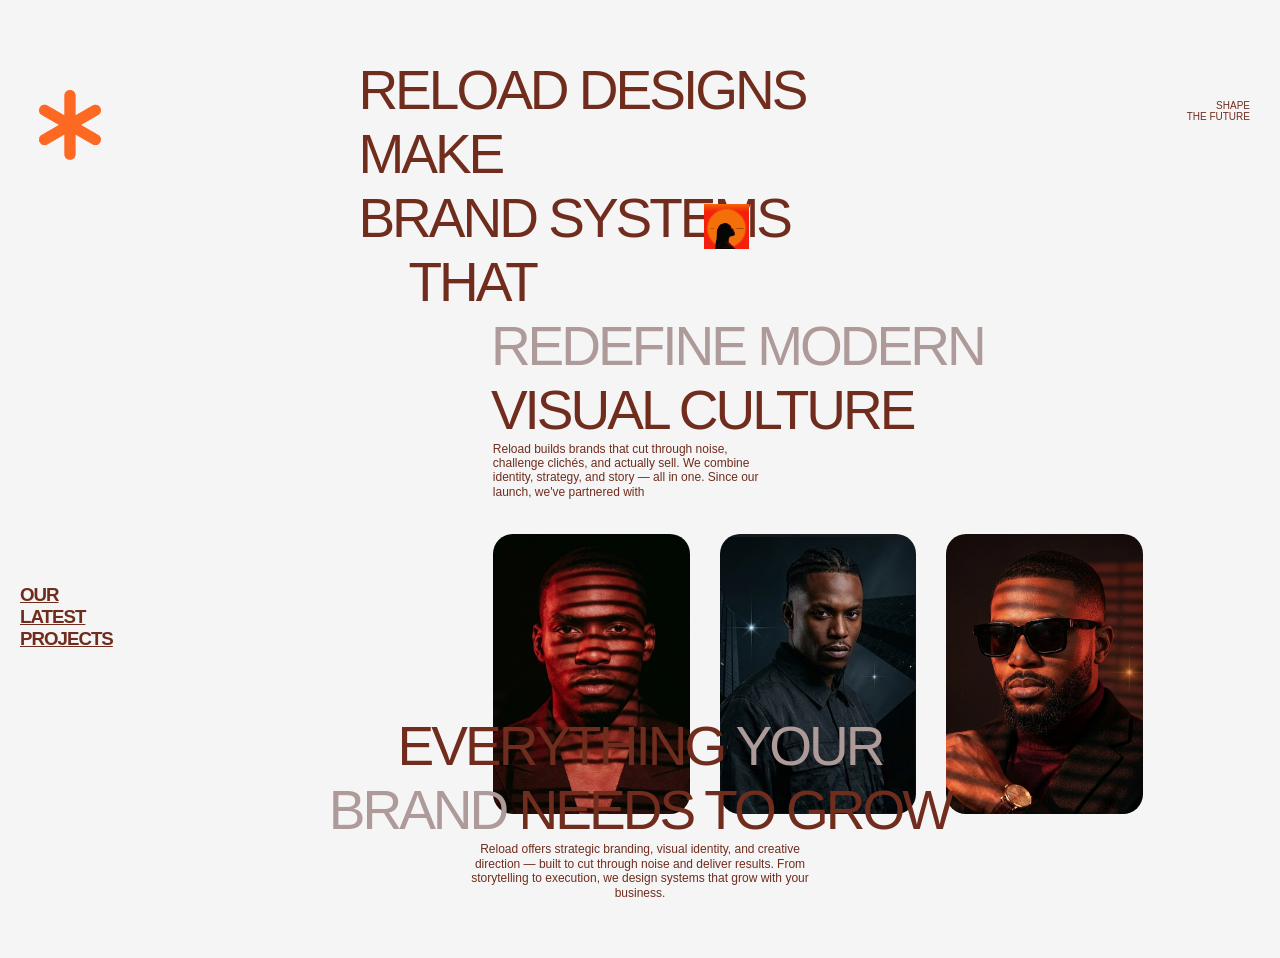
<file: 2.1/index.html>
<!doctype html>
<html lang="en">
  <head>
    <meta charset="UTF-8" />
    <meta name="viewport" content="width=device-width, initial-scale=1.0" />
    <title>Document</title>
    <link rel="stylesheet" href="style.css" />
  </head>
  <body>
    <div class="container">
      <div class="container1">
        <h1 class="head">
          reload designs make <br />brand systems
          <span class="that head">that</span>
        </h1>
        <img id="txt-img" src="./image.jpg" alt="image" />
      </div>
      <div class="container2">
        <h1 class="head gray">REDEFINE MODERN</h1>
        <h1 class="head">Visual Culture</h1>
      </div>
    </div>

    <div class="pbox">
      <p class="desc">
        Reload builds brands that cut through noise,<br />
        challenge clichés, and actually sell. We combine <br />
        identity, strategy, and story — all in one. Since our <br />
        launch, we've partnered with
      </p>

      <div class="frames">
        <div class="frame1 frame"></div>
        <div class="frame2 frame"></div>
        <div class="frame3 frame"></div>
      </div>
    </div>

    <div class="foot">
      <h1 class="head">
        everything <span class="head gray">your</span> <br />
        <span class="gray head">brand</span> needs to grow
      </h1>
      
      <p class="desc">
        Reload offers strategic branding, visual identity, and creative
        direction — built to cut through noise and deliver results. From
        storytelling to execution, we design systems that grow with your
        business.
      </p>
    </div>

    <!-- EXTRA -->
    <img class="star" src="./asterisk.png" alt="" />
    <p class="extrap">shape <br />the future</p>
    <h3 class="extrau">
      our <br />
      latest <br />
      projects
    </h3>
  </body>
</html>
</file>
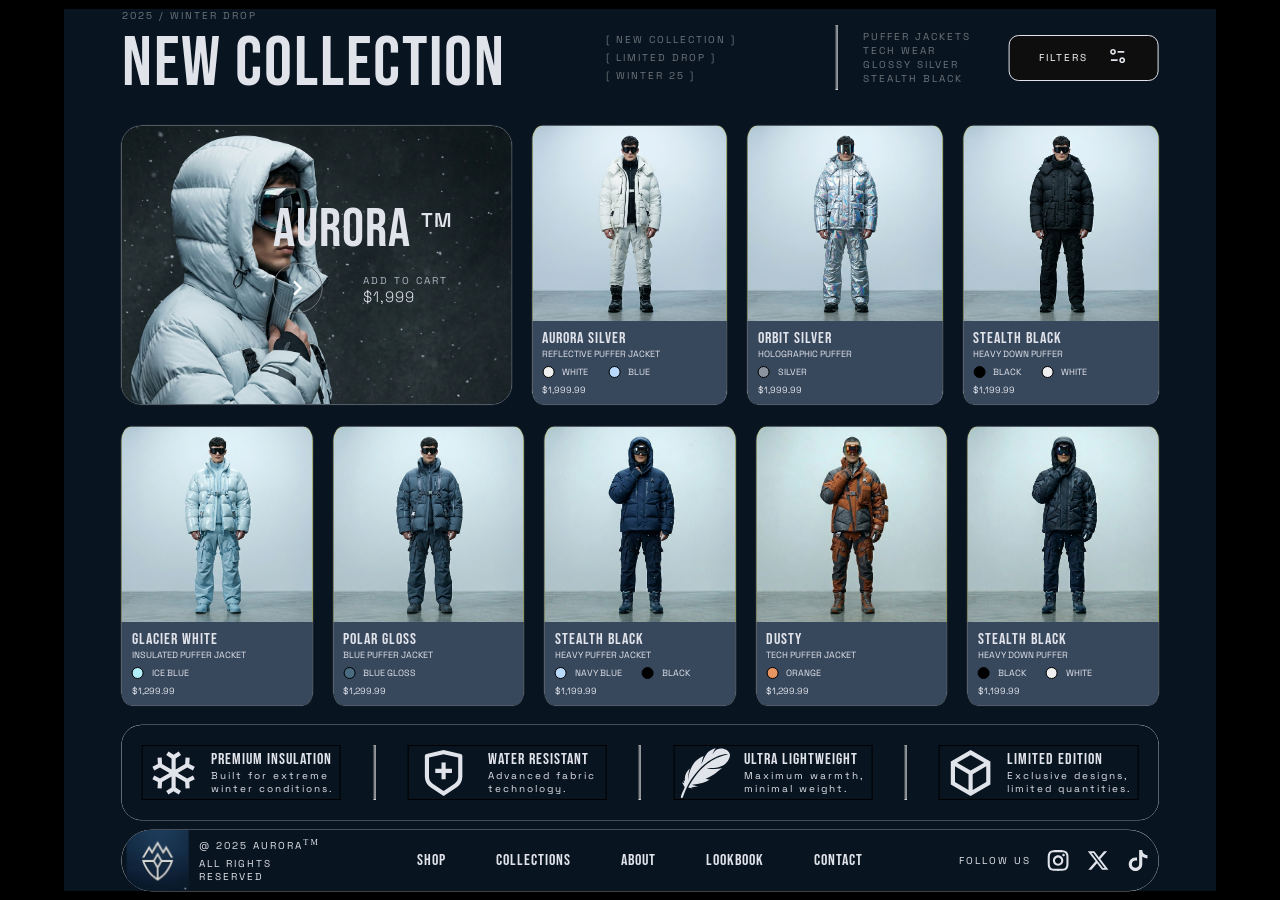
<file: 2.3/index.html>
<!doctype html>
<html lang="en">
  <head>
    <meta charset="UTF-8" />
    <meta name="viewport" content="width=device-width, initial-scale=1.0" />
    <title>Document</title>
    <link rel="preconnect" href="https://fonts.googleapis.com" />
    <link rel="preconnect" href="https://fonts.gstatic.com" crossorigin />
    <link
      href="https://fonts.googleapis.com/css2?family=Bebas+Neue&family=DM+Sans:ital,opsz,wght@0,9..40,100..1000;1,9..40,100..1000&family=Inter:ital,opsz,wght@0,14..32,100..900;1,14..32,100..900&family=Montserrat:ital,wght@0,100..900;1,100..900&family=Roboto:ital,wght@0,100..900;1,100..900&family=Space+Grotesk:wght@300..700&display=swap"
      rel="stylesheet"
    />
    <link rel="stylesheet" href="style.css" />
  </head>
  <body>
    <header>
      <div class="container">
        <div class="left-head">
          <div class="head">
            <p>2025 / WINTER DROP</p>
            <h1>NEW COLLECTION</h1>
          </div>

          <div class="mid">
            <div class="left-det">
              <p>[ NEW COLLECTION ]</p>
              <p>[ LIMITED DROP ]</p>
              <p>[ WINTER 25 ]</p>
            </div>

            <div class="right-det">
              <hr />
              <div class="r-det">
                <p>PUFFER JACKETS</p>
                <p>TECH WEAR</p>
                <p>GLOSSY SILVER</p>
                <p>STEALTH BLACK</p>
              </div>
            </div>
          </div>
        </div>
        <!-- <hr /> -->
        <div class="right-head">
          <button>
            <p>FILTERS</p>
            <div>
              <svg
                height="20px"
                xmlns="http://www.w3.org/2000/svg"
                viewBox="0 0 24 24"
                fill="currentColor"
              >
                <path
                  d="M5 7C5 6.17157 5.67157 5.5 6.5 5.5C7.32843 5.5 8 6.17157 8 7C8 7.82843 7.32843 8.5 6.5 8.5C5.67157 8.5 5 7.82843 5 7ZM6.5 3.5C4.567 3.5 3 5.067 3 7C3 8.933 4.567 10.5 6.5 10.5C8.433 10.5 10 8.933 10 7C10 5.067 8.433 3.5 6.5 3.5ZM12 8H20V6H12V8ZM16 17C16 16.1716 16.6716 15.5 17.5 15.5C18.3284 15.5 19 16.1716 19 17C19 17.8284 18.3284 18.5 17.5 18.5C16.6716 18.5 16 17.8284 16 17ZM17.5 13.5C15.567 13.5 14 15.067 14 17C14 18.933 15.567 20.5 17.5 20.5C19.433 20.5 21 18.933 21 17C21 15.067 19.433 13.5 17.5 13.5ZM4 16V18H12V16H4Z"
                ></path>
              </svg>
            </div>
          </button>
        </div>
      </div>
    </header>

    <!-- MAIN -->
    <main>
      <div class="top">
        <div class="big">
          <div class="det">
            <div class="top-det">
              <h2>AURORA <sup>TM</sup></h2>
            </div>

            <div class="below-det">
              <div class="arrow">
                <svg
                  xmlns="http://www.w3.org/2000/svg"
                  viewBox="0 0 24 24"
                  fill="currentColor"
                >
                  <path
                    d="M13.1717 12.0007L8.22192 7.05093L9.63614 5.63672L16.0001 12.0007L9.63614 18.3646L8.22192 16.9504L13.1717 12.0007Z"
                  ></path>
                </svg>
              </div>
              <div class="cart">
                <p>ADD TO CART</p>
                <h2>$1,999</h2>
              </div>
            </div>
          </div>
        </div>

        <div class="item item1">
          <div class="photo"></div>
          <div class="item-det">
            <div class="content">
              <h6>AURORA SILVER</h6>
              <p>REFLECTIVE PUFFER JACKET</p>
            </div>
            <div class="colors">
              <div class="color">
                <button class="white"></button>
                <p>WHITE</p>
              </div>

              <div class="color">
                <button class="blue"></button>
                <p>BLUE</p>
              </div>
            </div>
            <div class="price">
              <p>$1,999.99</p>
            </div>
          </div>
        </div>
        <div class="item item2">
          <div class="photo"></div>
          <div class="item-det">
            <div class="content">
              <h6>ORBIT SILVER</h6>
              <p>HOLOGRAPHIC PUFFER</p>
            </div>
            <div class="colors">
              <div class="color">
                <button class="silver"></button>
                <p>SILVER</p>
              </div>
            </div>
            <div class="price">
              <p>$1,999.99</p>
            </div>
          </div>
        </div>
        <div class="item item3">
          <div class="photo"></div>
          <div class="item-det">
            <div class="content">
              <h6>STEALTH BLACK</h6>
              <p>HEAVY DOWN PUFFER</p>
            </div>
            <div class="colors">
              <div class="color">
                <button class="black"></button>
                <p>BLACK</p>
              </div>
              <div class="color">
                <button class="white"></button>
                <p>WHITE</p>
              </div>
            </div>
            <div class="price">
              <p>$1,199.99</p>
            </div>
          </div>
        </div>
      </div>

      <!-- BOTTOM -->

      <div class="bottom">
        <div class="item item4">
          <div class="photo"></div>
          <div class="item-det">
            <div class="content">
              <h6>GLACIER WHITE</h6>
              <p>INSULATED PUFFER JACKET</p>
            </div>
            <div class="colors">
              <div class="color">
                <button class="ice-blue"></button>
                <p>ICE BLUE</p>
              </div>
            </div>
            <div class="price">
              <p>$1,299.99</p>
            </div>
          </div>
        </div>
        <div class="item item5">
          <div class="photo"></div>
          <div class="item-det">
            <div class="content">
              <h6>POLAR GLOSS</h6>
              <p>BLUE PUFFER JACKET</p>
            </div>
            <div class="colors">
              <div class="color">
                <button class="blue-gloss"></button>
                <p>BLUE GLOSS</p>
              </div>
            </div>
            <div class="price">
              <p>$1,299.99</p>
            </div>
          </div>
        </div>

        <div class="item item6">
          <div class="photo"></div>
          <div class="item-det">
            <div class="content">
              <h6>STEALTH BLACK</h6>
              <p>HEAVY PUFFER JACKET</p>
            </div>
            <div class="colors">
              <div class="color">
                <button class="blue"></button>
                <p>NAVY BLUE</p>
              </div>
              <div class="color">
                <button class="black"></button>
                <p>BLACK</p>
              </div>
            </div>
            <div class="price">
              <p>$1,199.99</p>
            </div>
          </div>
        </div>
        <div class="item item7">
          <div class="photo"></div>
          <div class="item-det">
            <div class="content">
              <h6>DUSTY</h6>
              <p>TECH PUFFER JACKET</p>
            </div>
            <div class="colors">
              <div class="color">
                <button class="orange"></button>
                <p>ORANGE</p>
              </div>
            </div>
            <div class="price">
              <p>$1,299.99</p>
            </div>
          </div>
        </div>
        <div class="item item8">
          <div class="photo"></div>
          <div class="item-det">
            <div class="content">
              <h6>STEALTH BLACK</h6>
              <p>HEAVY DOWN PUFFER</p>
            </div>
            <div class="colors">
              <div class="color">
                <button class="black"></button>
                <p>BLACK</p>
              </div>
              <div class="color">
                <button class="white"></button>
                <p>WHITE</p>
              </div>
            </div>
            <div class="price">
              <p>$1,199.99</p>
            </div>
          </div>
        </div>
      </div>
    </main>

    <!-- FOOTER -->

    <footer>
      <div class="top-foot">
        <div class="element">
          <svg
            xmlns="http://www.w3.org/2000/svg"
            viewBox="0 0 24 24"
            fill="currentColor"
          >
            <path
              d="M12.0007 3.29814L14.446 1.66794L15.5554 3.33204L13.0007 5.03517V10.2678L17.5323 7.65149L17.7299 4.58748L19.7257 4.7162L19.5366 7.64899L22.171 8.95159L21.2846 10.7444L18.5323 9.38354L14.001 11.9996L18.5326 14.616L21.2849 13.2551L22.1714 15.0479L19.537 16.3505L19.7261 19.2833L17.7302 19.412L17.5326 16.348L13.0007 13.7315V18.9648L15.5554 20.6679L14.446 22.332L12.0007 20.7018L9.55544 22.332L8.44604 20.6679L11.0007 18.9648V13.7319L6.46884 16.3484L6.27123 19.4124L4.27538 19.2836L4.46452 16.3508L1.83008 15.0483L2.71653 13.2554L5.46884 14.6163L10.001 11.9996L5.46922 9.38319L2.71691 10.7441L1.83046 8.95124L4.4649 7.64864L4.27576 4.71585L6.27161 4.58713L6.46922 7.65113L11.0007 10.2674V5.03517L8.44604 3.33204L9.55544 1.66794L12.0007 3.29814Z"
            ></path>
          </svg>
          <div class="cont">
            <h6>PREMIUM INSULATION</h6>
            <p>Built for extreme <br />winter conditions.</p>
          </div>
        </div>

        <hr />

        <div class="element">
          <svg
            xmlns="http://www.w3.org/2000/svg"
            viewBox="0 0 24 24"
            fill="currentColor"
          >
            <path
              d="M3.78307 2.82598L12 1L20.2169 2.82598C20.6745 2.92766 21 3.33347 21 3.80217V13.7889C21 15.795 19.9974 17.6684 18.3282 18.7812L12 23L5.6718 18.7812C4.00261 17.6684 3 15.795 3 13.7889V3.80217C3 3.33347 3.32553 2.92766 3.78307 2.82598ZM5 4.60434V13.7889C5 15.1263 5.6684 16.3752 6.7812 17.1171L12 20.5963L17.2188 17.1171C18.3316 16.3752 19 15.1263 19 13.7889V4.60434L12 3.04879L5 4.60434ZM11 10V7H13V10H16V12H13V15H11V12H8V10H11Z"
            ></path>
          </svg>
          <div class="cont">
            <h6>WATER RESISTANT</h6>
            <p>Advanced fabric <br />technology.</p>
          </div>
        </div>

        <hr />

        <div class="element">
          <?xml version="1.0" encoding="utf-8"?><svg
            version="1.1"
            id="Layer_1"
            xmlns="http://www.w3.org/2000/svg"
            xmlns:xlink="http://www.w3.org/1999/xlink"
            x="0px"
            y="0px"
            viewBox="0 0 121.24 122.88"
            style="enable-background: new 0 0 121.24 122.88"
            xml:space="preserve"
          >
            <style type="text/css">
              .st0 {
                fill-rule: evenodd;
                clip-rule: evenodd;
              }
            </style>
            <g>
              <path
                class="st0"
                d="M10.05,96.6C6.38,105.51,1.42,113.97,0,122.88l5.13-0.44c8.1-23.56,15.4-39.4,31.23-59.21 C48.24,48.39,61.13,36.58,77.66,27.2c8.8-5,20.07-10.47,30.21-11.85c2.77-0.38,5.58-0.49,8.46-0.24 c-31.4,7.19-56.26,23.84-76.12,48.8C32.1,74.09,25.05,85.4,18.57,97.32l11.94,2.18l-4.97-2.47l17.78-2.83 c-6.6-2.33-13.12-1.55-15.21-4.06c18.3-0.83,33.34-4.78,43.9-12.45c-3.93-0.55-8.46-1.04-10.82-2.17 c17.69-5.98,27.92-16.73,40.9-26.27c-16.87,3.54-32.48,2.96-37-0.25c29.77,2.21,49-6.02,55.59-26.77c0.57-2.24,0.73-4.5,0.37-6.78 C118.74,0.62,92.49-4.39,83.95,7.77c-1.71,2.43-4.12,4.66-6.11,7.48L85.97,0c-21.88,7.39-23.68,15.54-35,40.09 c0.9-7.47,2.97-14.24,5.66-20.63c-27.34,10.55-36.45,37.11-37.91,59.7c-0.79-7.88,0.67-17.78,3.49-28.9 c-7.98,8-13.41,17.39-11.47,30.79l-3.65-1.63l1.92,7.19l-5.46-2.59L10.05,96.6L10.05,96.6z"
              />
            </g>
          </svg>
          <div class="cont">
            <h6>ULTRA LIGHTWEIGHT</h6>
            <p>Maximum warmth, <br />minimal weight.</p>
          </div>
        </div>

        <hr />

        <div class="element">
          <svg
            xmlns="http://www.w3.org/2000/svg"
            viewBox="0 0 24 24"
            fill="currentColor"
          >
            <path
              d="M12 1L21.5 6.5V17.5L12 23L2.5 17.5V6.5L12 1ZM5.49388 7.0777L12.0001 10.8444L18.5062 7.07774L12 3.311L5.49388 7.0777ZM4.5 8.81329V16.3469L11.0001 20.1101V12.5765L4.5 8.81329ZM13.0001 20.11L19.5 16.3469V8.81337L13.0001 12.5765V20.11Z"
            ></path>
          </svg>
          <div class="cont">
            <h6>LIMITED EDITION</h6>
            <p>Exclusive designs, <br />limited quantities.</p>
          </div>
        </div>
      </div>

      <!-- BOTTOM FOOTER -->

      <div class="bot-foot">
        <div class="left">
          <div class="logo"></div>
          <div class="logo-right">
            <p>@ 2025 AURORA<sup>TM</sup></p>
            <p>ALL RIGHTS RESERVED</p>
          </div>
        </div>
        <div class="mid">
          <h6>SHOP</h6>
          <h6>COLLECTIONS</h6>
          <h6>ABOUT</h6>
          <h6>LOOKBOOK</h6>
          <h6>CONTACT</h6>
        </div>
        <div class="right">
          <p>FOLLOW US</p>
          <svg
            xmlns="http://www.w3.org/2000/svg"
            viewBox="0 0 24 24"
            fill="currentColor"
          >
            <path
              d="M12.001 9C10.3436 9 9.00098 10.3431 9.00098 12C9.00098 13.6573 10.3441 15 12.001 15C13.6583 15 15.001 13.6569 15.001 12C15.001 10.3427 13.6579 9 12.001 9ZM12.001 7C14.7614 7 17.001 9.2371 17.001 12C17.001 14.7605 14.7639 17 12.001 17C9.24051 17 7.00098 14.7629 7.00098 12C7.00098 9.23953 9.23808 7 12.001 7ZM18.501 6.74915C18.501 7.43926 17.9402 7.99917 17.251 7.99917C16.5609 7.99917 16.001 7.4384 16.001 6.74915C16.001 6.0599 16.5617 5.5 17.251 5.5C17.9393 5.49913 18.501 6.0599 18.501 6.74915ZM12.001 4C9.5265 4 9.12318 4.00655 7.97227 4.0578C7.18815 4.09461 6.66253 4.20007 6.17416 4.38967C5.74016 4.55799 5.42709 4.75898 5.09352 5.09255C4.75867 5.4274 4.55804 5.73963 4.3904 6.17383C4.20036 6.66332 4.09493 7.18811 4.05878 7.97115C4.00703 9.0752 4.00098 9.46105 4.00098 12C4.00098 14.4745 4.00753 14.8778 4.05877 16.0286C4.0956 16.8124 4.2012 17.3388 4.39034 17.826C4.5591 18.2606 4.7605 18.5744 5.09246 18.9064C5.42863 19.2421 5.74179 19.4434 6.17187 19.6094C6.66619 19.8005 7.19148 19.9061 7.97212 19.9422C9.07618 19.9939 9.46203 20 12.001 20C14.4755 20 14.8788 19.9934 16.0296 19.9422C16.8117 19.9055 17.3385 19.7996 17.827 19.6106C18.2604 19.4423 18.5752 19.2402 18.9074 18.9085C19.2436 18.5718 19.4445 18.2594 19.6107 17.8283C19.8013 17.3358 19.9071 16.8098 19.9432 16.0289C19.9949 14.9248 20.001 14.5389 20.001 12C20.001 9.52552 19.9944 9.12221 19.9432 7.97137C19.9064 7.18906 19.8005 6.66149 19.6113 6.17318C19.4434 5.74038 19.2417 5.42635 18.9084 5.09255C18.573 4.75715 18.2616 4.55693 17.8271 4.38942C17.338 4.19954 16.8124 4.09396 16.0298 4.05781C14.9258 4.00605 14.5399 4 12.001 4ZM12.001 2C14.7176 2 15.0568 2.01 16.1235 2.06C17.1876 2.10917 17.9135 2.2775 18.551 2.525C19.2101 2.77917 19.7668 3.1225 20.3226 3.67833C20.8776 4.23417 21.221 4.7925 21.476 5.45C21.7226 6.08667 21.891 6.81333 21.941 7.8775C21.9885 8.94417 22.001 9.28333 22.001 12C22.001 14.7167 21.991 15.0558 21.941 16.1225C21.8918 17.1867 21.7226 17.9125 21.476 18.55C21.2218 19.2092 20.8776 19.7658 20.3226 20.3217C19.7668 20.8767 19.2076 21.22 18.551 21.475C17.9135 21.7217 17.1876 21.89 16.1235 21.94C15.0568 21.9875 14.7176 22 12.001 22C9.28431 22 8.94514 21.99 7.87848 21.94C6.81431 21.8908 6.08931 21.7217 5.45098 21.475C4.79264 21.2208 4.23514 20.8767 3.67931 20.3217C3.12348 19.7658 2.78098 19.2067 2.52598 18.55C2.27848 17.9125 2.11098 17.1867 2.06098 16.1225C2.01348 15.0558 2.00098 14.7167 2.00098 12C2.00098 9.28333 2.01098 8.94417 2.06098 7.8775C2.11014 6.8125 2.27848 6.0875 2.52598 5.45C2.78014 4.79167 3.12348 4.23417 3.67931 3.67833C4.23514 3.1225 4.79348 2.78 5.45098 2.525C6.08848 2.2775 6.81348 2.11 7.87848 2.06C8.94514 2.0125 9.28431 2 12.001 2Z"
            ></path>
          </svg>

          <svg
            xmlns="http://www.w3.org/2000/svg"
            viewBox="0 0 24 24"
            fill="currentColor"
          >
            <path
              d="M17.6874 3.0625L12.6907 8.77425L8.37045 3.0625H2.11328L9.58961 12.8387L2.50378 20.9375H5.53795L11.0068 14.6886L15.7863 20.9375H21.8885L14.095 10.6342L20.7198 3.0625H17.6874ZM16.6232 19.1225L5.65436 4.78217H7.45745L18.3034 19.1225H16.6232Z"
            ></path>
          </svg>

          <svg
            xmlns="http://www.w3.org/2000/svg"
            viewBox="0 0 24 24"
            fill="currentColor"
          >
            <path
              d="M16 8.24537V15.5C16 19.0899 13.0899 22 9.5 22C5.91015 22 3 19.0899 3 15.5C3 11.9101 5.91015 9 9.5 9C10.0163 9 10.5185 9.06019 11 9.17393V12.3368C10.5454 12.1208 10.0368 12 9.5 12C7.567 12 6 13.567 6 15.5C6 17.433 7.567 19 9.5 19C11.433 19 13 17.433 13 15.5V2H16C16 4.76142 18.2386 7 21 7V10C19.1081 10 17.3696 9.34328 16 8.24537Z"
            ></path>
          </svg>
        </div>
      </div>
    </footer>
  </body>
</html>
</file>
<file: 2.1/style.css>
/* @font-face {
    font-family:;
    src: url(./helvetica-neue-5/HelveticaNeueMedium.otf);
} */

* {
  margin: 0;
  padding: 0;
  box-sizing: border-box;
  font-family: "helvetica neue";
}
html,
body {
  height: 100%;
  width: 100%;
  background-color: whitesmoke;
}

.container1 {
  background-color: rd;
  height: fit-content;
  width: 50%;
  margin-left: 20%;
  margin-top: 5%;
  position: relative;
  /* background-color: red; */
}
.head {
  font-family: Arial, Helvetica, sans-serif;
  text-transform: uppercase;
  color: #702d1e;
  font-size: 55px;
  font-weight: 500;
  letter-spacing: -3px;
}

#txt-img {
  height: 45px;
  position: absolute;
  left: 60%;
  top: 57%;
}

.that {
  position: relative;
  margin-left: 50px;
}

.container2 {
  /* background-color: crimson; */
  margin-left: 31.5%;
}

.gray {
  color: #ad9a99;
}

.container {
  /* background-color: pink; */
  position: relative;
  width: 100%;
  padding-left: 10%;
}

.pbox {
  /* background-color: red; */
  width: 61.5%;
  position: absolute;
  right: 0;
}

.desc {
  color: #702d1e;
  font-family: Arial, Helvetica, sans-serif;
  line-height: 1.2;
  font-size: 12px;
}

.frames {
  height: 350px;
  /* background-color: cyan; */
  display: flex;
  justify-content: left;
  align-items: center;
  gap: 30px;
}

.frame {
  height: 80%;
  width: 25%;

  border-radius: 20px;
}

.frame1 {
  background-image: url("./frame1.jpg");
  background-size: cover;
  background-position: 50%;
}

.frame2 {
  background-image: url("./frame21.jpg");
  background-position: 50%;
  background-size: cover;
}

.frame3 {
  background-image: url("./frame3.png");
  background-size: cover;
  background-position: 50%;
}

.foot {
  display: flex;
  flex-direction: column;
  width: 100%;
  /* background-color: red; */
  position: absolute;
  bottom: 0;
  align-items: center;
  text-align: center;
  justify-content: flex-end;
}

.foot p {
  width: 28%;
}

.star {
  position: absolute;
  height: 70px;
  top: 10%;
  left: 35px;
}

.extrap {
  position: absolute;
  right: 30px;
  top: 100px;
  text-transform: uppercase;
  font-family: Arial, Helvetica, sans-serif;
  color: #702d1e;
  font-size: x-small;
  text-align: right;
}

.extrau {
  text-transform: uppercase;
  color: #702d1e;
  font-family: Arial, Helvetica, sans-serif;
  font-weight: 600;
  letter-spacing: -1px;
  text-decoration: underline;
  position: absolute;
  left: 20px;
  bottom: 250px;
}
</file>
<file: 2.3/style.css>
* {
  margin: 0;
  padding: 0;
  box-sizing: border-box;
  font-family: "helvetica neue";
}
html,
body {
  height: 100%;
  width: 100%;
  background-color: black;
  display: flex;
  flex-direction: column;
  gap: 20px;
}

body {
  background-color: #081420;
  height: 98%;
  width: 90%;

  position: relative;
  top: 50%;
  left: 50%;
  transform: translate(-50%, -50%);
}
header {
  /* background-color: wheat; */
  width: 90%;
  position: relative;
  left: 50%;
  transform: translateX(-50%);
}
header p {
  font-family: "Space Grotesk", sans-serif;
  font-size: 10px;
  letter-spacing: 2px;
  color: #6d747a;
}

header h1 {
  font-family: "Bebas Neue", sans-serif;
  font-size: 70px;
  letter-spacing: 2px;
  color: #e1e3ea;
  font-weight: 500;
}

header .left-head {
  display: flex;
  gap: 100px;
}

header .mid {
  display: flex;
  gap: 100px;
  align-items: center;
}

header .left-det {
  display: flex;
  flex-direction: column;
  justify-content: center;
  gap: 5px;
}

header .right-det {
  display: flex;

  gap: 20px;
  justify-content: center;
}

header .r-det {
  display: flex;
  flex-direction: column;
  gap: 1px;
  justify-content: center;
  padding: 5px;
}

header button {
  font-family: "Space Grotesk", sans-serif;
  font-size: 12px;
  padding: 10px 20px;
  width: 150px;
  background-color: #0f0e0e;
  border: 1px solid #e1e3ea;
  border-radius: 10px;
  display: flex;
  justify-content: space-around;
  align-items: center;
}

header button p {
  color: white;
}
header .right-head div svg {
  fill: #e1e3ea;
}

header .container {
  display: flex;
  justify-content: space-between;
  align-items: center;
}

main {
  height: 70%;
  width: 90%;
  /* background-color: red; */
  position: relative;
  left: 50%;
  transform: translateX(-50%);
  display: flex;
  flex-direction: column;
  justify-content: space-between;
}

main .top {
  width: 100%;
  height: 48%;
  /* background-color: aqua; */
  display: flex;
  justify-content: space-between;
}
main .top .big {
  height: 100%;
  width: 37.6%;
  /* background-color: rebeccapurple; */
  background-image: url("./big.png");
  background-size: cover;
  background-position: left;
  position: relative;
  border-radius: 20px;
  box-shadow: 0 0 1px 0.2px white;
}

main .item {
  height: 100%;
  width: 18.8%;
  /* background-color: green; */
  box-shadow: 0 0 1px 0.2px white;
  border-radius: 5%;
  overflow: hidden;
}

main .bottom {
  height: 48%;
  width: 100%;
  /* background-color: bisque; */

  display: flex;
  justify-content: space-between;
}

main .bottom .item {
  height: 100%;
  width: 18.4%;
  /* background-color: green; */
}

main .big h2 {
  color: #e1e3ea;
  font-family: "Bebas Neue", sans-serif;
  letter-spacing: 1px;
  font-weight: 400;
  font-size: 55px;
}

.big h2 sup {
  font-family: "Space Grotesk", sans-serif;
  font-weight: 600;
  font-size: 20px;
}

.big .arrow svg {
  fill: white;
  height: 50px;
  border: 1px solid #6d747a;
  border-radius: 50%;
  padding: 10px;
}

.big .det {
  position: absolute;
  right: 15%;
  top: 25%;
  /* background-color: white; */
  display: flex;
  flex-direction: column;
  justify-content: center;
  align-items: center;
}

.big .det .top-det {
  width: 100%;
}

.big .det .below-det {
  width: 100%;
  display: flex;
  gap: 40px;
  align-items: center;
}

.big .det .below-det p {
  font-family: "Space Grotesk", sans-serif;
  font-size: 10px;
  letter-spacing: 2px;
  color: #aab6c1;
}

.big .det .below-det h2 {
  font-family: "Space Grotesk", sans-serif;
  font-size: 15px;
  font-weight: 100;
}

main .item1 .photo {
  height: 70%;
  width: 100%;
  background-color: yellow;
  background-image: url("./item1.png");
  background-size: cover;
  background-position: center;
}

main .item2 .photo {
  height: 70%;
  width: 100%;
  background-color: yellow;
  background-image: url("./item2.png");
  background-size: cover;
  background-position: center;
}

main .item3 .photo {
  height: 70%;
  width: 100%;
  background-color: yellow;
  background-image: url("./item3.png");
  background-size: cover;
  background-position: center;
}

main .item4 .photo {
  height: 70%;
  width: 100%;
  background-color: yellow;
  background-image: url("./item4.png");
  background-size: cover;
  background-position: center;
}

main .item5 .photo {
  height: 70%;
  width: 100%;
  background-color: yellow;
  background-image: url("./item5.png");
  background-size: cover;
  background-position: center;
}

main .item6 .photo {
  height: 70%;
  width: 100%;
  background-color: yellow;
  background-image: url("./item6.png");
  background-size: cover;
  background-position: center;
}

main .item7 .photo {
  height: 70%;
  width: 100%;
  background-color: yellow;
  background-image: url("./item7.jpg");
  background-size: cover;
  background-position: center;
}

main .item8 .photo {
  height: 70%;
  width: 100%;
  background-color: yellow;
  background-image: url("./item8.png");
  background-size: cover;
  background-position: center;
}

main .item .item-det {
  color: #e1e3ea;
  height: 30%;
  background-color: #37475c;
  padding: 5px 10px;
  display: flex;
  flex-direction: column;
  justify-content: space-around;
}

main .item .item-det h6 {
  font-family: "Bebas Neue", sans-serif;
  letter-spacing: 1px;
  font-weight: 400;
  font-size: 16px;
}

main .item .item-det .white {
  padding: 5px;
  border-radius: 50%;
  border: 1px solid black;
}

main .item .item-det .blue {
  padding: 5px;
  border-radius: 50%;
  border: 1px solid black;
  background-color: #b8d9fa;
}

main .item .item-det .black {
  padding: 5px;
  border-radius: 50%;
  border: 1px solid black;
  background-color: #000000;
}

main .item .item-det .silver {
  padding: 5px;
  border-radius: 50%;
  border: 1px solid black;
  background-color: #8b939e;
}

main .item .item-det .orange {
  padding: 5px;
  border-radius: 50%;
  border: 1px solid rgb(0, 0, 0);
  background-color: #e79563;
}

main .item .item-det .ice-blue {
  padding: 5px;
  border-radius: 50%;
  border: 1px solid black;
  background-color: rgb(177, 239, 250);
}

main .item .item-det .blue-gloss {
  padding: 5px;
  border-radius: 50%;
  border: 1px solid black;
  background-color: #496b80;
}

main .item .item-det p {
  font-family: "Space Grotesk", sans-serif;
  font-weight: 400;
  font-size: 9px;
}

main .item .item-det .colors {
  display: flex;
  gap: 20px;
}

main .item .item-det .color {
  display: flex;
  gap: 8px;
}

footer {
  /* background-color: cyan; */
  height: 20%;
  width: 90%;
  position: relative;
  left: 50%;
  transform: translateX(-50%);
  display: flex;
  flex-direction: column;
  gap: 10px;
}

footer .top-foot {
  width: 100%;
  height: 60%;
  /* background-color: rgb(129, 190, 255); */
  padding: 20px;
  display: flex;
  justify-content: space-between;
  border-radius: 20px;
  box-shadow: 0 0 0 0.2px white;
}

footer .top-foot svg {
  fill: #e1e3ea;
  height: 50px;
}

footer h6 {
  font-family: "Bebas Neue", sans-serif;
  letter-spacing: 1px;
  font-weight: 400;
  font-size: 16px;
  color: #e1e3ea;
}

footer p {
  font-family: "Space Grotesk", sans-serif;
  font-size: 10px;
  letter-spacing: 2px;
  color: #e1e3ea;
}

footer .top-foot .element {
  display: flex;
  align-items: center;
  border: 1px solid black;
  width: 20%;
  justify-content: space-around;
}

footer .bot-foot {
  width: 100%;
  height: 40%;
  /* background-color: red; */
  display: flex;
  justify-content: space-between;
  box-shadow: 0 0 0 0.2px white;
  border-radius: 30px;
  overflow: hidden;
}

footer .bot-foot .left {
  /* background-color: darkcyan; */
  width: 20%;
  height: 100%;
  display: flex;
  align-items: center;
  justify-content: space-around;
}

footer .bot-foot .left .logo {
  width: 30%;
  height: 100%;
  /* background-color: cyan; */
  background-image: url("./logo.jpg");
  background-size: cover;
}

footer .bot-foot .left .logo-right {
  width: 60%;
  /* background-color: pink; */
  display: flex;
  flex-direction: column;
  gap: 5px;
}

footer .bot-foot .mid {
  display: flex;
  gap: 50px;
  align-items: center;
}

footer .bot-foot .right {
  width: 20%;
  height: 100%;
  /* background-color: cyan; */
  display: flex;
  justify-content: space-around;
  align-items: center;
}

footer .bot-foot .right svg {
  height: 25px;
  fill: #e1e3ea;
}

footer .bot-foot .right p {
  font-size: 10px;
  width: 200;
}
</file>
